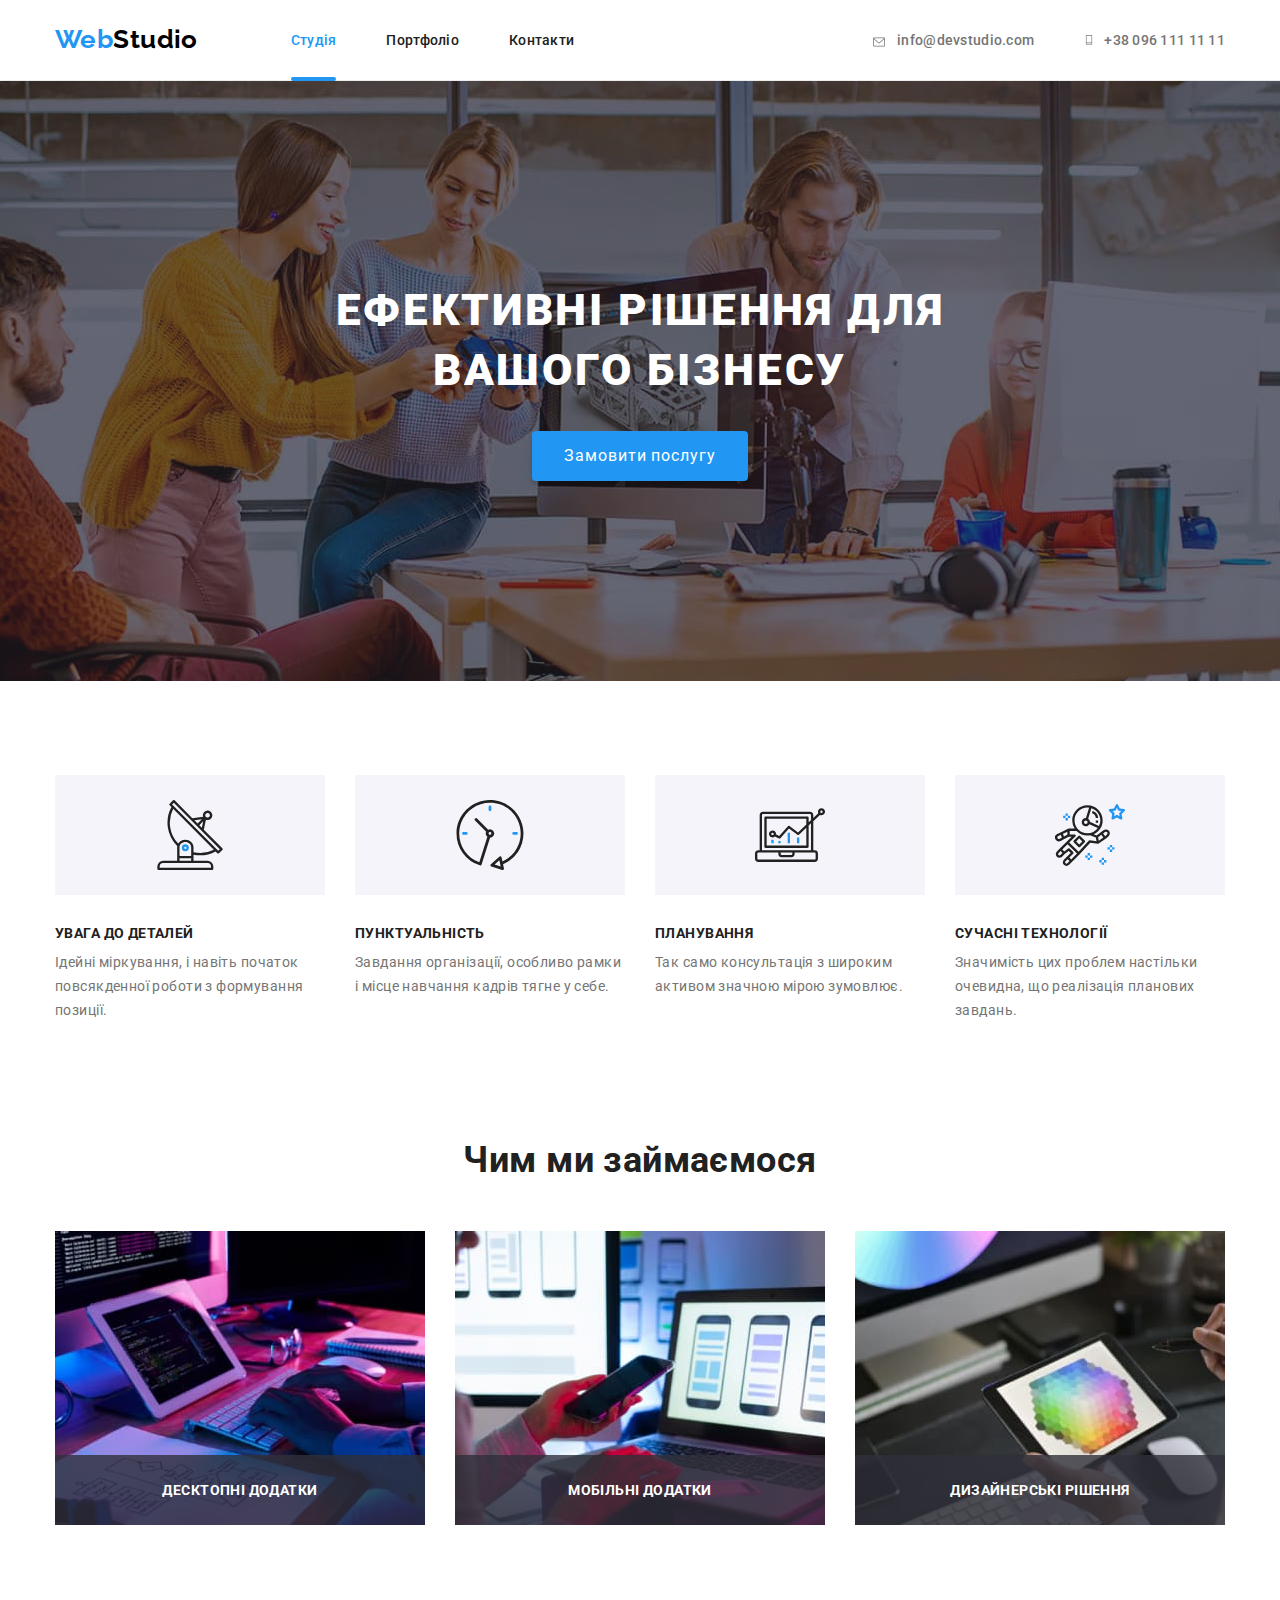
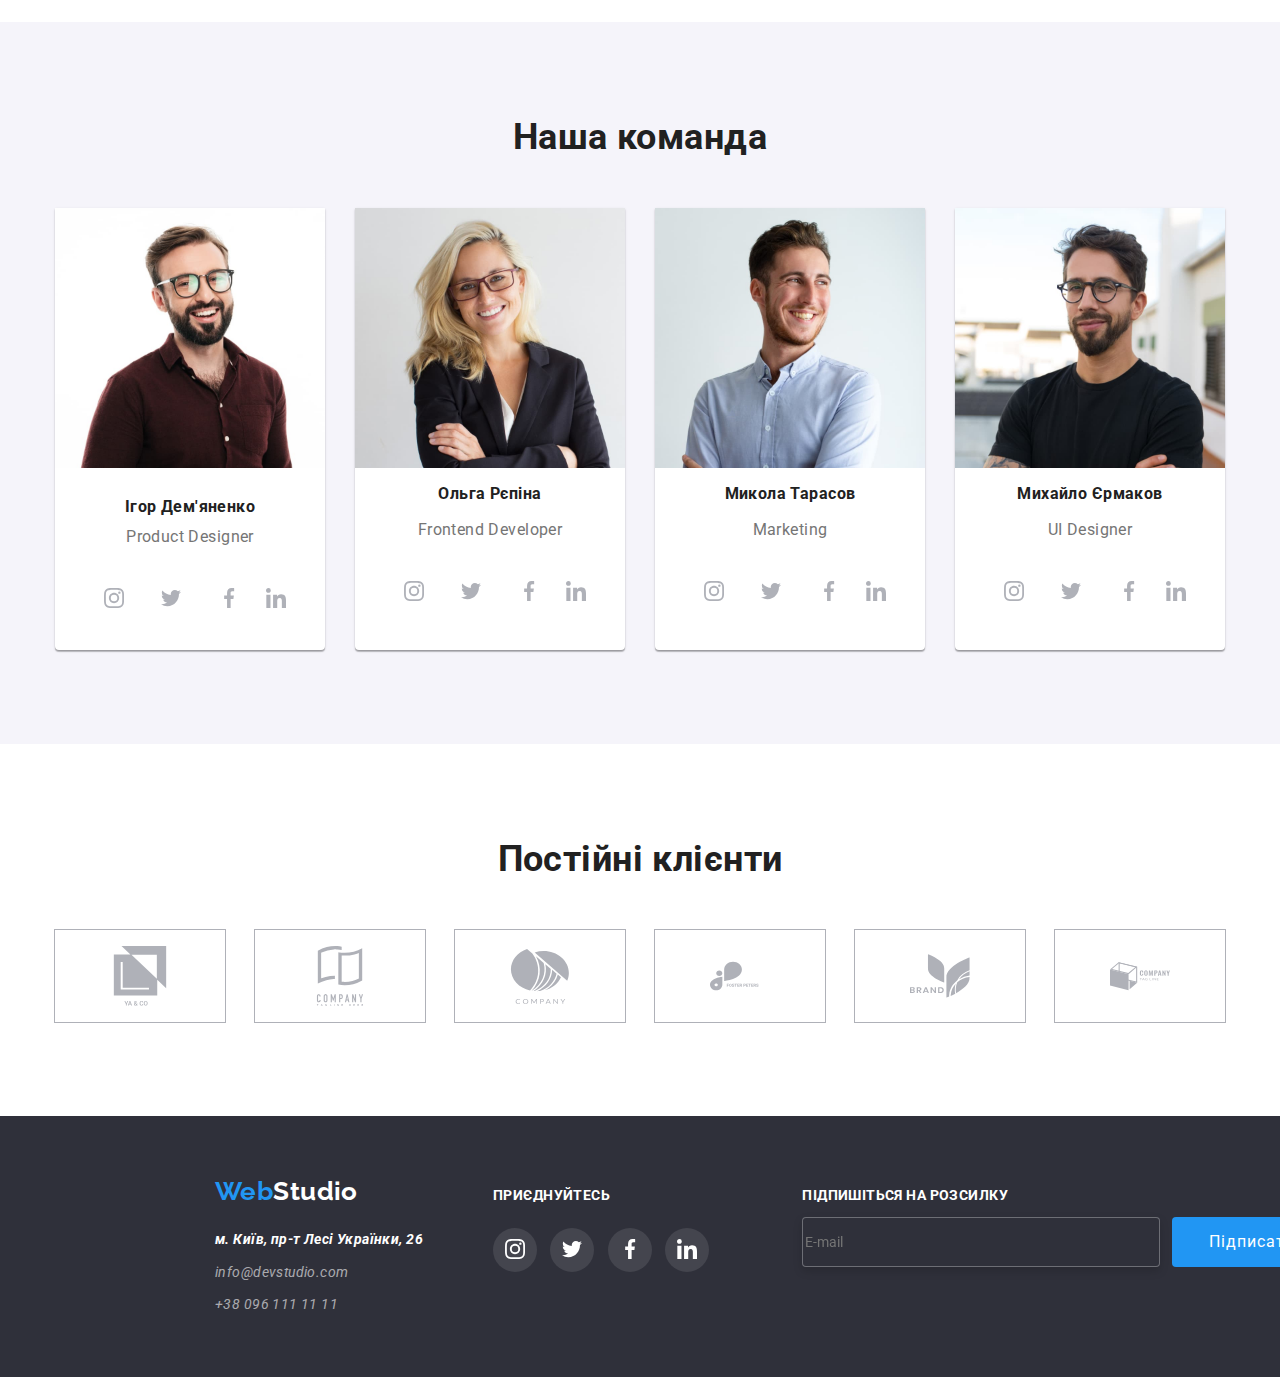
<file: index.html>
<!DOCTYPE html>
<html lang="uk">
  <head>
    <meta charset="UTF-8" />
    <meta http-equiv="X-UA-Compatible" content="IE=edge" />
    <meta name="viewport" content="width=, initial-scale=1.0" />
    <title>Студія</title>

    <link
      href="https://fonts.googleapis.com/css2?family=Raleway:wght@700&family=Roboto:wght@400;500;700;900&display=swap"
      rel="stylesheet"
    />
    <link
      rel="stylesheet"
      href="https://cdnjs.cloudflare.com/ajax/libs/modern-normalize/1.1.0/modern-normalize.min.css"
    />
    <link rel="stylesheet" href="./css/main.min.css" />
  </head>
  <body class="page">
    <header class="header">
      <div class="container">
        <div class="main-nav">
          <a href="https://denysabramets.github.io/goit-markup-hw-07/index.html" class="main-nav__logo">
            <span lang="en" class="main-nav main-nav--blue">Web</span>
            <span lang="en" class="main-nav main-nav--black">Studio</span>
          </a>
          
          <nav>
            <ul class="site-nav list">
              <li class=" site-nav__item"><a href="./index.html" class="site-nav__link site-nav__link--current">Студія</a></li>
              <li class=" site-nav__item"><a href="./portfolio.html" class="site-nav__link">Портфоліо</a></li>
              <li class=" site-nav__item"><a href="#" class="site-nav__link">Контакти</a></li>
            </ul>
          </nav>
          <ul class="link-nav list">
            <li class="link-nav__item " >
              
              <a href="mailto:info@devstudio.com" class="link-nav__link"><svg width="16px" height="12px" class="link-nav__icon-mail"><use href="./images/icon.svg#icon-mail"></use></svg>info@devstudio.com</a 
                
              >
            </li>
            <li class="link-nav__item ">
              <a href="tel:+380961111111" class="link-nav__link"><svg width="10px" height="16px" class="link-nav__icon-mail">
                <use href="./images/icon.svg#icon-Phone"></use>
              </svg>+38 096 111 11 11</a>
            </li>
          </ul>
        </div>
    </div>
    </header>
    <main>
      <section class="hero">
        <h1 class="hero__title">Ефективні рішення для <br> вашого бізнесу</h1>
        <button type="button" class="hero_button" data-modal-open>Замовити послугу</button>
        <div class="backdrop is-hidden container" data-modal >
          <div class="modal">
            
            <button type="button" class="modal__button" data-modal-close>
              <svg class="modal_icon" >
                <use href="./images/icon.svg#icon-close-black"></use>
              </svg>
            </button>
            <h2 class="modal__text">Залиште свої дані, ми вам передзвонимо</h2>
            <form class="form" autocomplete="off">
              <div class="form__backdrop">
                <label class="form__label" for="name">Ім'я</label>
                <input class="form__input" type="text" name="name" id="name">
                <svg class="form__icon" width="12px" height="12px">
                  <use href="./images/icon.svg#icon-name"></use>
                </svg>
              </div>
              <div class="form__backdrop">
                <label class="form__label" for="tel">Телефон</label>
                <input  class="form__input"type="tel" name="tel" id="tel" required >
                <svg class="form__icon" width="13px" height="13px"><use href="./images/icon.svg#icon-email"></use></svg>
              </div>
              <div class="form__backdrop">
                <label class="form__label"  for="email">Пошта</label>
                <input class="form__input"  type="email" name="email" id="email">
                <svg class="form__icon" width="15px" height="12px">
                  <use href="./images/icon.svg#icon-phone-modal"></use>
                </svg>
              </div>
              
            
              <div class="form__backdrop">
                <label class="form__label" for="comment">Коментар</label>
                <textarea class="form__textarea" name="comment" id="comment"  rows="10" placeholder="Введіть текст"></textarea>
              </div>
              <div class="checkbox">
                <input class="checkbox__input" type="checkbox" name="policy" id="policy" checked >
                <span  class="checkbox__icon-style"></span>
                <svg class="checkbox__icon" width="15px" height="15px">
                  <use href="./images/icon.svg#icon-icon-check"></use>
                </svg>
                <label class="checkbox__label" for="policy">Погоджуюся з розсилкою та приймаю <a class="checkbox__text" href="#">Умови договору</a> </label>
              </div>
              <button class="checkbox__button" type="submit">Відправити</button>

            </form>
          </div>
        </div>
      </section>
      
      

      <section class="section first">
        <h2 hidden class="visually-hidden">наші особливості</h2>
        <div class="container">
          
          <ul class="features list">
          <li class="features__box ">
            <div class="features__icon"><svg width="70px" height="70px">
              <use href="./images/icon.svg#icon-antenna"></use>
            </svg></div>
            <h3 class="features__title" >УВАГА ДО ДЕТАЛЕЙ</h3>
            <p class="features__text">
              Ідейні міркування, і навіть початок повсякденної роботи з
              формування позиції.
            </p>
          </li>
          <li class="features__box">
            <div class="features__icon"><svg width="70px" height="70px">
                <use href="./images/icon.svg#icon-clock"></use>
              </svg></div>
            <h3 class="features__title">ПУНКТУАЛЬНІСТЬ</h3>
            <p class="features__text">
              Завдання організації, особливо рамки і місце навчання кадрів тягне
              у себе.
            </p>
          </li>
          <li class="features__box ">
            <div class="features__icon"><svg width="70px" height="70px">
                <use href="./images/icon.svg#icon-diagram"></use>
              </svg></div>
            <h3 class="features__title">ПЛАНУВАННЯ</h3>
            <p class="features__text">
              Так само консультація з широким активом значною мірою зумовлює.
            </p>
          </li>
          <li class="features__box ">
            <div class="features__icon"><svg width="70px" height="70px">
                <use href="./images/icon.svg#icon-astronaut"></use>
              </svg></div>
            <h3 class="features__title">СУЧАСНІ ТЕХНОЛОГІЇ</h3>
            <p class="features__text">
              Значимість цих проблем настільки очевидна, що реалізація планових
              завдань.
            </p>
          </li>
        </ul></div>
      </section>
      
      <section class="section ">
        <div class="container">
          <h2 class="container__title">Чим ми займаємося</h2>
          <div class="box">
            <div class="box__overlay">
              <img class="box__pic" src="./images/box7.jpg" alt="робота за планшетом" width="370" height="294" />
              <div class="box__text">Десктопні додатки</div>
            </div>
          
          <div class="box__overlay">
            <img class="box__pic" src="./images/box6.jpg" alt="робота за планшетом" width="370" height="294" />
            <div class="box__text">Мобільні додатки</div>
          </div>
          <div class="box__overlay">
            <img class="box__pic" src="./images/box5.jpg" alt="робота за планшетом" width="370" height="294" />
            <div class="box__text">Дизайнерські рішення</div>
          </div></div>
        </div>
      </section>
      <section class="section last">
    
        <div class="container">
          <h2 class="container__title">Наша команда</h2>
          <ul class="team list">
          <li class="team__item">
            <img class="team__pic" src="./images/box4.jpg" alt="людина яка працює в компаніЇ" width="270" height="260"/>
            <h3 class="team_name">Ігор Дем'яненко</h3>
            <p lang="en" class="team__text">Product Designer</p>
            <div >
              <ul class="list">
                <li class="icon">
                  <a  class="icon__link" href="https://www.instagram.com/" target="blank" rel="noreferrer noopener">
                  <svg class="icon__sprite" width="20px" height="20px">
                  <use href="./images/icon.svg#icon-instagram"></use>
                </svg></a></li>
                <li class="icon">
                  <a class="icon__link" href="https://twitter.com/" target="blank" rel="noreferrer noopener">
                    <svg class="icon__sprite" width="20px" height="20px">
                      <use href="./images/icon.svg#icon-twitter"></use>
                    </svg></a>
                </li>
                <li class="icon">
                  <a class="icon__link" href="https://www.facebook.com/" target="blank" rel="noreferrer noopener">
                  <svg class="icon__sprite" width="20px" height="20px">
                    <use href="./images/icon.svg#icon-facebook"></use>
                  </svg></a></li>
                <li class="icon">
                  <a class="icon__link" href="https://www.linkedin.com/" target="blank" rel="noreferrer noopener">
                  <svg class="icon__sprite" width="20px" height="20px">
                    <use href="./images/icon.svg#icon-linkedin"></use>
                  </svg></a></li>
              </ul>
              
              
            </div>
          </li>
          <li class="team__item">
            <img class="team__pic" src="./images/box3.jpg" alt="людина яка працює в компаніЇ" width="270" height="260"/>
            <h3 class="team__name">Ольга Рєпіна</h3>
            <p lang="en" class="team__text">Frontend Developer</p>
            <div>
              <ul class=" list">
                <li class="icon">
                  <a class="icon__link" href="https://www.instagram.com/" target="blank" rel="noreferrer noopener">
                    <svg class="icon__sprite" width="20px" height="20px">
                      <use href="./images/icon.svg#icon-instagram"></use>
                    </svg></a>
                </li>
                <li class="icon">
                  <a class="icon__link" href="https://twitter.com/" target="blank" rel="noreferrer noopener">
                    <svg class="icon__sprite" width="20px" height="20px">
                      <use href="./images/icon.svg#icon-twitter"></use>
                    </svg></a>
                  
                </li>
                <li class="icon"><a class="icon__link" href="https://www.facebook.com/" target="blank" rel="noreferrer noopener">
                    <svg class="icon__sprite" width="20px" height="20px">
                      <use href="./images/icon.svg#icon-facebook"></use>
                    </svg></a></li>
                <li class="icon"><a class="icon__link" href="https://www.linkedin.com/" target="blank" rel="noreferrer noopener">
                    <svg class="icon__sprite" width="20px" height="20px">
                      <use href="./images/icon.svg#icon-linkedin"></use>
                    </svg></a></li>
              </ul>
            
            
            </div>
          </li>
          <li class="team__item">
            <img class="team__pic" src="./images/box2.jpg" alt="людина яка працює в компаніЇ" width="270" height="260"/>
            <h3 class="team__name">Микола Тарасов</h3>
            <p lang="en" class="team__text">Marketing</p>
            <div>
              <ul class=" list">
                <li class="icon">
                  <a class="icon__link" href="https://www.instagram.com/" target="blank" rel="noreferrer noopener">
                    <svg class="icon__sprite" width="20px" height="20px">
                      <use href="./images/icon.svg#icon-instagram"></use>
                    </svg></a>
                </li>
                <li class="icon">
                  <a class="icon__link" href="https://twitter.com/" target="blank" rel="noreferrer noopener">
                    <svg class="icon__sprite" width="20px" height="20px">
                      <use href="./images/icon.svg#icon-twitter"></use>
                    </svg></a>
                  
                </li>
                <li class="icon"><a class="icon__link" href="https://www.facebook.com/" target="blank" rel="noreferrer noopener">
                    <svg class="icon__sprite" width="20px" height="20px">
                      <use href="./images/icon.svg#icon-facebook"></use>
                    </svg></a></li>
                <li class="icon"><a class="icon__link" href="https://www.linkedin.com/" target="blank" rel="noreferrer noopener">
                    <svg class="icon__sprite" width="20px" height="20px">
                      <use href="./images/icon.svg#icon-linkedin"></use>
                    </svg></a></li>
              </ul>
            
            
            </div>
          </li>
          <li class="team__item">
            <img class="team__pic" src="./images/box1.jpg" alt="людина яка працює в компаніЇ" width="270" height="260"/>
            <h3 class="team__name">Михайло Єрмаков</h3>
            <p lang="en" class="team__text">UI Designer</p>
            <div>
              <ul class=" list">
                <li class="icon">
                  <a class="icon__link" href="https://www.instagram.com/" target="_blank" rel="noreferrer noopener">
                    <svg class="icon__sprite" width="20px" height="20px">
                      <use href="./images/icon.svg#icon-instagram"></use>
                    </svg></a>
                </li>
                <li class="icon">
                  <a class="icon__link" href="https://twitter.com/" target="_blank" rel="noreferrer noopener">
                    <svg class="icon__sprite" width="20px" height="20px">
                      <use href="./images/icon.svg#icon-twitter"></use>
                    </svg></a>
                  
                </li>
                <li class="icon"><a class="icon__link" href="https://www.facebook.com/" target="_blank" rel="noreferrer noopener">
                    <svg class="icon__sprite" width="20px" height="20px">
                      <use href="./images/icon.svg#icon-facebook"></use>
                    </svg></a></li>
                <li class="icon"><a class="icon__link" href="https://www.linkedin.com/" target="_blank" rel="noreferrer noopener">
                    <svg class="icon__sprite" width="20px" height="20px">
                      <use href="./images/icon.svg#icon-linkedin"></use>
                    </svg></a></li>
              </ul>
            
            
            </div>
          </li>
        </ul>
      </div>
      </section>
      <section class="section">
        <div class="container">
          <h2 class="container__title">Постійні клієнти</h2>
          <ul class="clients list">
            <li class="clients__link" >
                <a class="clients__sprite" href="#" target="_blank" rel="noopener no referrer"><svg width="106px" height="60px">
                    <use href="./images/icon.svg#icon-ya-co"></use>
                  </svg>
                </a>
              
            </li>
            <li class="clients__link" >
              <a  class="clients__sprite" href="#" target="_blank" rel="noopener no referrer"><svg width="106px" height="60px">
                  <use href="./images/icon.svg#icon-company-tegline"></use>
                </svg>
              </a>
            </li>
            <li class="clients__link" >
              <a class="clients__sprite" href="#" target="_blank" rel="noopener no referrer"><svg width="106px" height="60px">
                  <use href="./images/icon.svg#icon-company"></use>
                </svg>
              </a>
            </li>
            <li class="clients__link" >
              <a class="clients__sprite" href="#" target="_blank" rel="noopener no referrer"><svg width="106px" height="60px">
                  <use href="./images/icon.svg#icon-foster"></use>
                </svg>
              </a>
            </li>
            <li class="clients__link" >
              <a class="clients__sprite" href="#" target="_blank" rel="noopener no referrer"><svg width="106px" height="60px">
                  <use href="./images/icon.svg#icon-brand"></use>
                </svg>
              </a>
            </li>
            <li class="clients__link" >
              <a class="clients__sprite" href="#" target="_blank" rel="noopener no referrer"><svg width="106px" height="60px">
                  <use href="./images/icon.svg#icon-cube"></use>
                </svg>
              </a> 
            </li>
          </ul>

        </div>
      </section>
    </main>
    <footer class="footer">
      <div class="container">
        <div class="thumb">
          <div class="footer-adress">
            <div class="footer-adress__link"><a href="https://denysabramets.github.io/goit-markup-hw-02/index.html" class="footer-adress_logo">
                <span lang="en" class="footer-adress footer-adress--blue">Web</span>
                <span lang="en" class="footer-adress footer-adress--white">Studio</span>
              </a></div>
            <address class="address">
              <ul class="address__nav list">
                <li class="address__item">
                  <a href="https://goo.gl/maps/JBx5iPBna97AmBD86" target="_blank" rel="noopener noreferrer noflow"
                    class="address__maps">м. Київ, пр-т Лесі Українки, 26</a>
                </li>
                <li class="address__list">
                  <a href="mailto:info@devstudio.com" class="address__text">info@devstudio.com</a>
                </li>
                <li class="address__list">
                  <a href="tel:+380961111111" class="address__text">+38 096 111 11 11</a>
                </li>
              </ul>
            </address>
          </div>
          <div class="breadcrumbs">
            <h2 class="breadcrumbs__title">Приєднуйтесь</h2>
            <ul class="list">
              <li class="breadcrumbs__display">
                <a class="breadcrumbs__link" href="https://www.instagram.com/" target="_blank" rel="noreferrer noopener">
                  <svg class="breadcrumbs__icon" width="20px" height="20px">
                    <use href="./images/icon.svg#icon-instagram"></use>
                  </svg></a>
              </li>
              <li class="breadcrumbs__display">
                <a class="breadcrumbs__link" href="https://twitter.com/" target="_blank" rel="noreferrer noopener">
                  <svg class="breadcrumbs__icon" width="20px" height="20px">
                    <use href="./images/icon.svg#icon-twitter"></use>
                  </svg></a>
                
              </li>
              <li class="breadcrumbs__display"><a class="breadcrumbs__link" href="https://www.facebook.com/" target="_blank"
                  rel="noreferrer noopener">
                  <svg class="breadcrumbs__icon" width="20px" height="20px">
                    <use href="./images/icon.svg#icon-facebook"></use>
                  </svg></a></li>
              <li class="breadcrumbs__display"><a class="breadcrumbs__link" href="https://www.linkedin.com/" target="_blank"
                  rel="noreferrer noopener">
                  <svg class="breadcrumbs__icon" width="20px" height="20px">
                    <use href="./images/icon.svg#icon-linkedin"></use>
                  </svg></a></li>
            </ul>
          
          
          </div>
          <div class="aside">
            <h2 class="aside__title">Підпишіться на розсилку</h2>
            <form autocomplete="off" >
                <div class="aside__mail"><label for="email"></label>
                  <input class="aside__input" type="email" name="email" placeholder="E-mail" required >
                  <button class="aside__button" type="submit">
                    Підписатися <svg class="aside__icon" width="24px" height="24px">
                      <use href="./images/icon.svg#icon-footer-telegram"></use>
                    </svg>
                  </button>
                </div>
                </form>
                </div>
                
                
                
                
              </div>

    
    </div>
      
    </footer>
    <script>
      const { height: pageHeaderHeight } = document
        .querySelector(".page-header")
        .getBoundingClientRect();

      document.body.style.paddingTop = `${pageHeaderHeight}px`;
    </script>

    <script src="./js/modal.js"></script>
  </body>
</html>
</file>
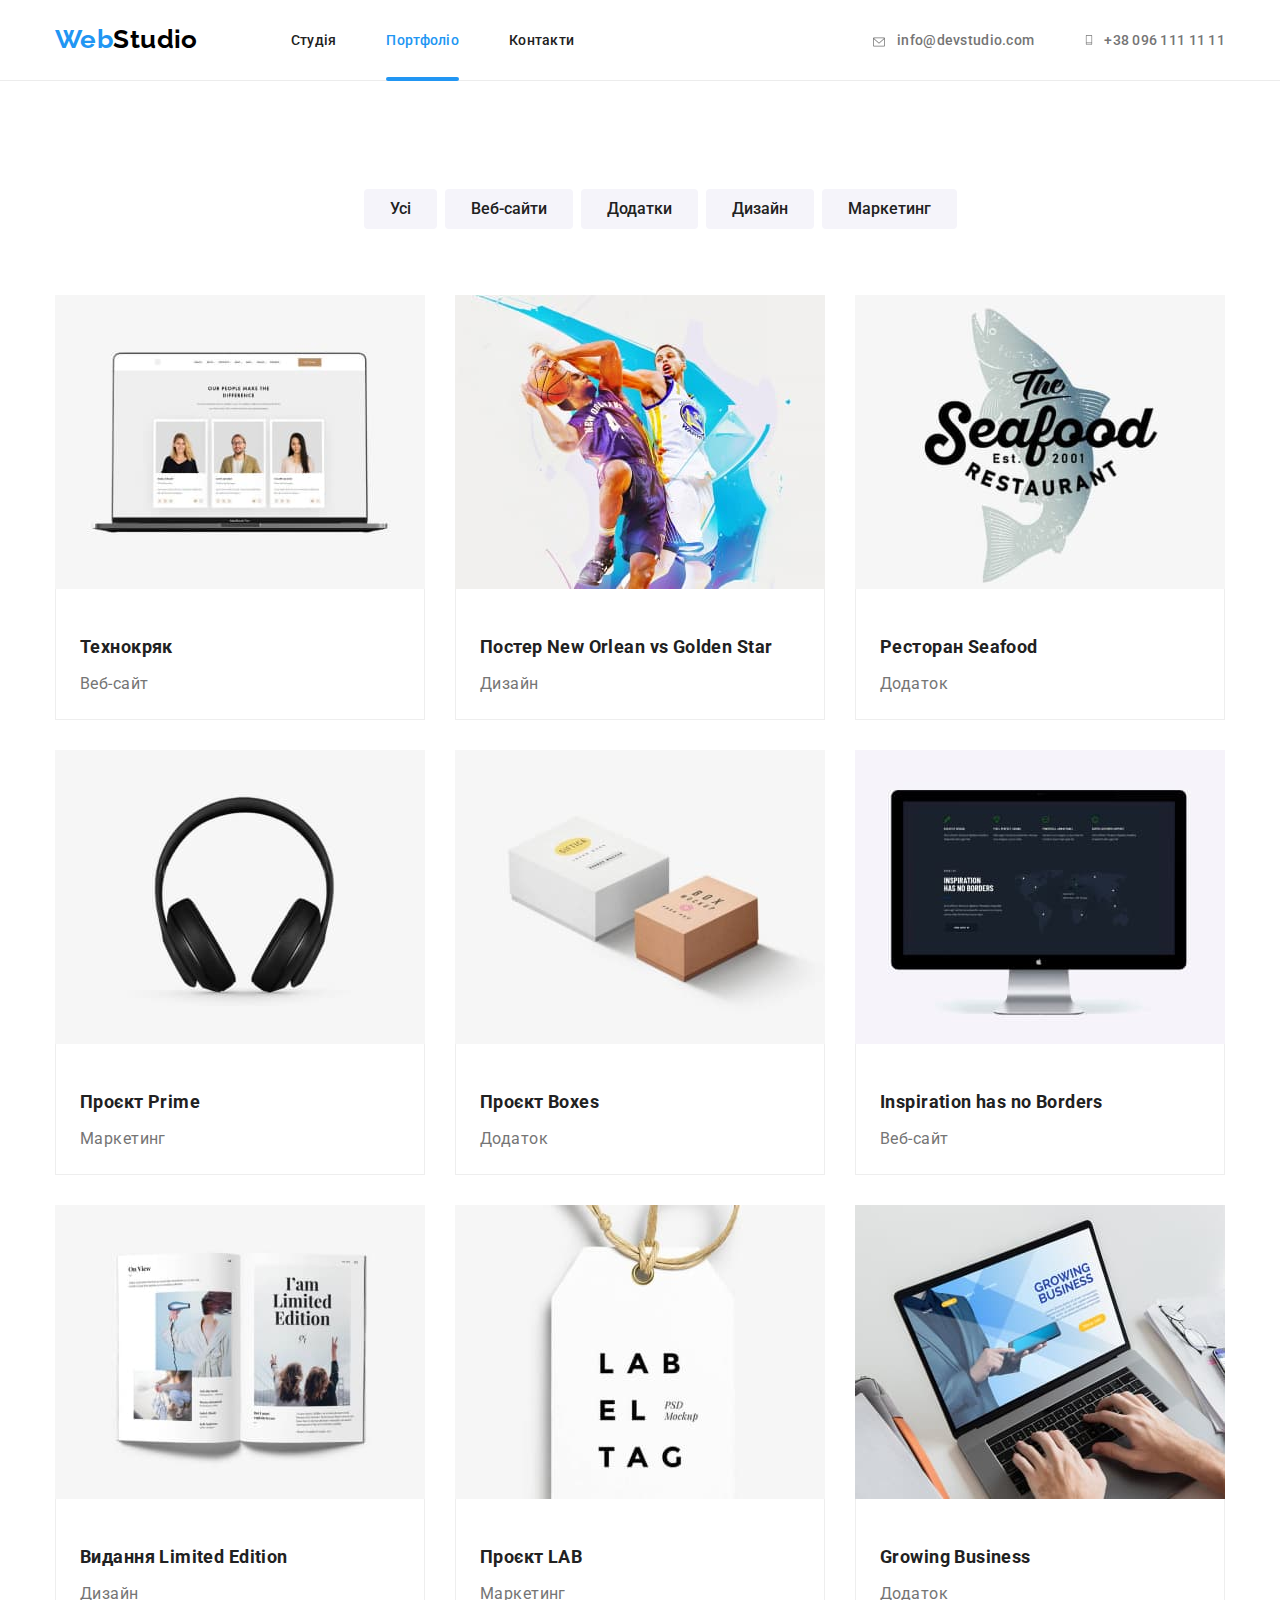
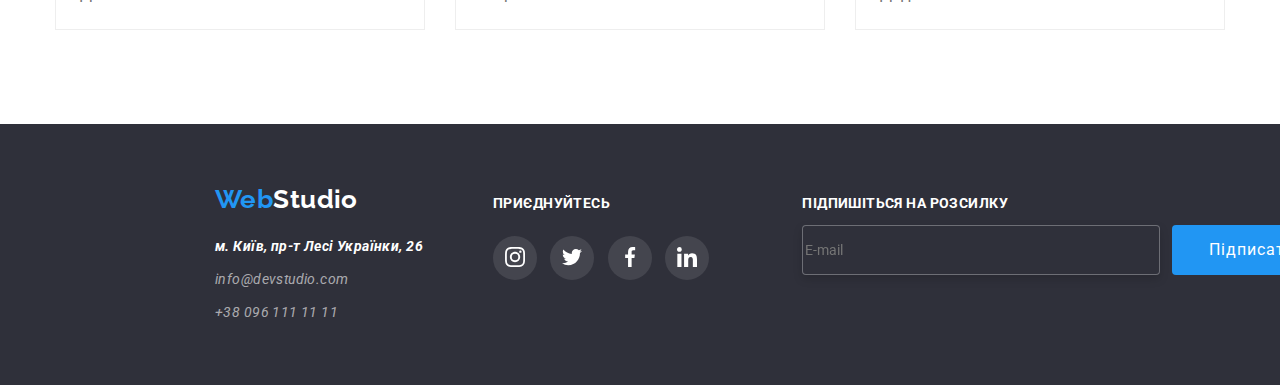
<file: portfolio.html>
<!DOCTYPE html>
<html lang="uk">
  <head>
    <meta charset="UTF-8" />
    <meta http-equiv="X-UA-Compatible" content="IE=edge" />
    <meta name="viewport" content="width=device-width, initial-scale=1.0" />
    <title>Портфоліо</title>
    
    <link
      href="https://fonts.googleapis.com/css2?family=Raleway:wght@700&family=Roboto:wght@400;500;700;900&display=swap"
      rel="stylesheet"
    />
    <link
      rel="stylesheet"
      href="https://cdnjs.cloudflare.com/ajax/libs/modern-normalize/1.1.0/modern-normalize.min.css"
    />
    <link rel="stylesheet" href="./css/main.min.css" />
    
  </head>
  <body class="page">
    <header class="header">
      <div class="container">
        <div class="main-nav">
          <a href="https://denysabramets.github.io/goit-markup-hw-07/index.html" class="main-nav__logo">
            <span lang="en" class="main-nav main-nav--blue">Web</span>
            <span lang="en" class="main-nav main-nav--black">Studio</span>
          </a>
        
          <nav>
            <ul class="site-nav list">
              <li class=" site-nav__item"><a href="./index.html" class="site-nav__link">Студія</a></li>
              <li class=" site-nav__item"><a href="./portfolio.html" class="site-nav__link site-nav__link--current">Портфоліо</a></li>
              <li class=" site-nav__item"><a href="#" class="site-nav__link">Контакти</a></li>
            </ul>
          </nav>
          <ul class="link-nav list">
            <li class="link-nav__item ">
        
              <a href="mailto:info@devstudio.com" class="link-nav__link"><svg width="16px" height="12px"
                  class="link-nav__icon-mail">
                  <use href="./images/icon.svg#icon-mail"></use>
                </svg>info@devstudio.com</a>
            </li>
            <li class="link-nav__item ">
              <a href="tel:+380961111111" class="link-nav__link"><svg width="10px" height="16px" class="link-nav__icon-mail">
                  <use href="./images/icon.svg#icon-Phone"></use>
                </svg>+38 096 111 11 11</a>
            </li>
          </ul>
        </div>
    </div>
    </header>
    <main>
      <section class=" section ">
        <div class="container">
        <h1 hidden class="visually-hidden">Фільтри</h1>
        <ul class="filters ">
          <li class="filters__box"><button type="button" class="filters__button">Усі</button></li>
          <li class="filters__box"><button type="button" class="filters__button">Веб-сайти</button></li>
          <li class="filters__box"><button type="button" class="filters__button">Додатки</button></li>
          <li class="filters__box"><button type="button" class="filters__button">Дизайн</button></li>
          <li class="filters__box"><button type="button" class="filters__button">Маркетинг</button></li>
        </ul>
      
          <ul class="gallery list">
            <li class="gallery__card">
               <a href=""  class="gallery__link">
                <div class="gallery__overlay">
                    <img class="gallery__pic"  src="./images/photo1.jpg" alt="відкритий ноутбук із сторінкою" width="370" />
                    <div class="gallery__text"><p class="gallery__desk">Ресурс пропонує комплексні пропозиції з різним рівнем функціоналу та сервісів. Все це дозволить відвідувачу отримати
                      вичерпні відомості про компанію чи приватну особу</p></div>
                    
                  </div>
                
                <div class="gallery__meta">
                  <h2 class="gallery__title">Технокряк</h2>
                <p class="gallery__item">Веб-сайт</p></div>
              </a>
            </li>
            <li class="gallery__card">
              <div >
                <a href=""  class="gallery__link">
                <div class="gallery__overlay"><img class="gallery__pic" src="./images/photo2.jpg" alt="два гравця іграють у баскетбол" width="370" />
                  <div class="gallery__text"><p class="gallery__desk">Ресурс пропонує комплексні пропозиції з різним рівнем функціоналу та сервісів. Все це дозволить відвідувачу отримати
                    вичерпні відомості про компанію чи приватну особу</p></div>

                </div>
                
                <div class="gallery__meta">
                <h2 class="gallery__title" lang="en">Постер New Orlean vs Golden Star</h2>
                <p class="gallery__item">Дизайн</p></div>
              </a></div>
            </li>
            <li class="gallery__card">
              <div ><a href=""  class="gallery__link">
                <div class="gallery__overlay"><img class="gallery__pic" src="./images/photo3.jpg" alt="лого" width="370" />
                  <div class="gallery__text"><p class="gallery__desk">Ресурс пропонує комплексні пропозиції з різним рівнем функціоналу та сервісів. Все це дозволить відвідувачу отримати
                    вичерпні відомості про компанію чи приватну особу</p></div>
                </div>
                
                <div class="gallery__meta"><h2 class="gallery__title" lang="en">Ресторан Seafood</h2>
                <p class="gallery__item">Додаток</p></div>
              </a></div>
            </li>
            <li class="gallery__card">
              
              <div ><a href=""  class="gallery__link">
                <div class="gallery__overlay">
                  <img class="gallery__pic" src="./images/photo4.jpg" alt="навушники" width="370" />
                  <div class="gallery__text"><p class="gallery__desk">Ресурс пропонує комплексні пропозиції з різним рівнем функціоналу та сервісів. Все це дозволить відвідувачу отримати
                    вичерпні відомості про компанію чи приватну особу</p></div></div>
                <div class="gallery__meta"><h2 class="gallery__title" lang="en">Проєкт Prime</h2>
                <p class="gallery__item">Маркетинг</p></div>
              </a></div>
            </li>
            <li class="gallery__card"> 
              <div ><a href=""  class="gallery__link">
                <div class="gallery__overlay">
                  <img class="gallery__pic" src="./images/photo5.jpg" alt="навушники" width="370" />
                  <div class="gallery__text"><p class="gallery__desk">Ресурс пропонує комплексні пропозиції з різним рівнем функціоналу та сервісів. Все це дозволить відвідувачу отримати
                    вичерпні відомості про компанію чи приватну особу</p></div>
              </div>
                <div class="gallery__meta"><h2 class="gallery__title" lang="en">Проєкт Boxes</h2>
                <p class="gallery__item">Додаток</p></div>
              </a></div>
            </li>
            <li class="gallery__card">
              <div ><a href="" class="gallery__link">
                <div class="gallery__overlay">
                  <img class="gallery__pic" src="./images/photo6.jpg" alt="дві коробки" width="370" />
                  <div class="gallery__text"><p class="gallery__desk">Ресурс пропонує комплексні пропозиції з різним рівнем функціоналу та сервісів. Все це дозволить відвідувачу отримати
                    вичерпні відомості про компанію чи приватну особу</p></div>

                </div>

                <div class="gallery__meta"><h2 class="gallery__title" lang="en">Inspiration has no Borders</h2>
                <p class="gallery__item">Веб-сайт</p></div>
              </a></div>
            </li>
            <li class="gallery__card">
              <div ><a href=""  class="gallery__link">
                <div class="gallery__overlay">
                  <img class="gallery__pic" src="./images/photo7.jpg" alt="книга" width="370" />
                  <div class="gallery__text"><p class="gallery__desk">Ресурс пропонує комплексні пропозиції з різним рівнем функціоналу та сервісів. Все це дозволить відвідувачу отримати
                    вичерпні відомості про компанію чи приватну особу</p></div>

                </div>
                <div class="gallery__meta"><h2 class="gallery__title" lang="en">Видання Limited Edition</h2>
                <p class="gallery__item">Дизайн</p></div>
              </a></div>
            </li>
            <li class="gallery__card">
              <div ><a href="" class="gallery__link">
                <div class="gallery__overlay">
                  <img class="gallery__pic" src="./images/photo8.jpg" alt="лого компаніЇ" width="370" />
                  <div class="gallery__text"><p class="gallery__desk">Ресурс пропонує комплексні пропозиції з різним рівнем функціоналу та сервісів. Все це дозволить відвідувачу отримати
                    вичерпні відомості про компанію чи приватну особу</p></div>

                </div>
                <div class="gallery__meta"><h2 class="gallery__title" lang="en">Проєкт LAB</h2>
                <p class="gallery__item">Маркетинг</p></div>
              </a></div>
            </li>
            <li class="gallery__card">
              <div ><a href="" class="gallery__link">
                <div class="gallery__overlay">
                  <img class="gallery__pic" src="./images/photo9.jpg" alt="ноутбук і лого компаніЇ" width="370" />
                  <div class="gallery__text"><p class="gallery__desk">Ресурс пропонує комплексні пропозиції з різним рівнем функціоналу та сервісів. Все це дозволить відвідувачу отримати
                    вичерпні відомості про компанію чи приватну особу</p></div>

                </div>
                <div class="gallery__meta"><h2 class="gallery__title" lang="en">Growing Business</h2>
                <p class="gallery__item">Додаток</p></div>
              </a></div>
            </li>
          </ul>
          </div>
        
      
      </section>
    </main>

    <footer class="footer">
      <div class="container">
        <div class="thumb">
          <div class="footer-adress">
            <div class="footer-adress__link"><a href="https://denysabramets.github.io/goit-markup-hw-02/index.html"
                class="footer-adress_logo">
                <span lang="en" class="footer-adress footer-adress--blue">Web</span>
                <span lang="en" class="footer-adress footer-adress--white">Studio</span>
              </a></div>
            <address class="address">
              <ul class="address__nav list">
                <li class="address__item">
                  <a href="https://goo.gl/maps/JBx5iPBna97AmBD86" target="_blank" rel="noopener noreferrer noflow"
                    class="address__maps">м. Київ, пр-т Лесі Українки, 26</a>
                </li>
                <li class="address__list">
                  <a href="mailto:info@devstudio.com" class="address__text">info@devstudio.com</a>
                </li>
                <li class="address__list">
                  <a href="tel:+380961111111" class="address__text">+38 096 111 11 11</a>
                </li>
              </ul>
            </address>
          </div>
          <div class="breadcrumbs">
            <h2 class="breadcrumbs__title">Приєднуйтесь</h2>
            <ul class="list">
              <li class="breadcrumbs__display">
                <a class="breadcrumbs__link" href="https://www.instagram.com/" target="_blank" rel="noreferrer noopener">
                  <svg class="breadcrumbs__icon" width="20px" height="20px">
                    <use href="./images/icon.svg#icon-instagram"></use>
                  </svg></a>
              </li>
              <li class="breadcrumbs__display">
                <a class="breadcrumbs__link" href="https://twitter.com/" target="_blank" rel="noreferrer noopener">
                  <svg class="breadcrumbs__icon" width="20px" height="20px">
                    <use href="./images/icon.svg#icon-twitter"></use>
                  </svg></a>
    
              </li>
              <li class="breadcrumbs__display"><a class="breadcrumbs__link" href="https://www.facebook.com/" target="_blank"
                  rel="noreferrer noopener">
                  <svg class="breadcrumbs__icon" width="20px" height="20px">
                    <use href="./images/icon.svg#icon-facebook"></use>
                  </svg></a></li>
              <li class="breadcrumbs__display"><a class="breadcrumbs__link" href="https://www.linkedin.com/" target="_blank"
                  rel="noreferrer noopener">
                  <svg class="breadcrumbs__icon" width="20px" height="20px">
                    <use href="./images/icon.svg#icon-linkedin"></use>
                  </svg></a></li>
            </ul>
    
    
          </div>
          <div class="aside">
            <h2 class="aside__title">Підпишіться на розсилку</h2>
            <form autocomplete="off">
              <div class="aside__mail"><label for="email"></label>
                <input class="aside__input" type="email" name="email" placeholder="E-mail" required>
                <button class="aside__button" type="submit">
                  Підписатися <svg class="aside__icon" width="24px" height="24px">
                    <use href="./images/icon.svg#icon-footer-telegram"></use>
                  </svg>
                </button>
              </div>
            </form>
          </div>
    
    
    
    
        </div>
    
    
      </div>
    
    </footer>
  </body>
</html>
</file>
<file: css/main.min.css>
:root{--primary-text-color: #212121;--title-text-color: #757575;--white-color: #ffffff;--blue-color: #2196f3;--black-color: #000000;--address-text-color: rgba(255, 255, 255, 0.6);--primary-background: #f5f5f5;--secondary-background: #2f303a;--section-background: #f5f4fa}.page{background-color:var(--white-color);color:var(--primary-text-color);font-family:Roboto,sans-serif;font-weight:700;letter-spacing:.03em;font-size:14px}.hero_button{background-color:var(--blue-color);color:var(--white-color);cursor:pointer;font-family:inherit;font-size:16px;line-height:1.88;letter-spacing:.06em;border:0;-webkit-box-shadow:0px 4px 4px rgba(0,0,0,.15);box-shadow:0px 4px 4px rgba(0,0,0,.15);border-radius:4px;padding:10px 32px;display:inline-block;min-width:216px;text-align:center}.filters{display:-webkit-box;display:-ms-flexbox;display:flex;-webkit-box-pack:center;-ms-flex-pack:center;justify-content:center;margin-bottom:66px;list-style:none}.filters__box:not(:first-child){margin-left:8px}.filters__button{background-color:var(--section-background);color:var(--primary-text-color);cursor:pointer;font-weight:500;font-size:16px;line-height:1.62;border:1px solid rgba(0,0,0,0);border-radius:4px;padding:6px 25px;display:inline-block;text-align:center;-webkit-transition:-webkit-box-shadow 250ms cubic-bezier(0.4, 0, 0.2, 1);transition:-webkit-box-shadow 250ms cubic-bezier(0.4, 0, 0.2, 1);transition:box-shadow 250ms cubic-bezier(0.4, 0, 0.2, 1);transition:box-shadow 250ms cubic-bezier(0.4, 0, 0.2, 1), -webkit-box-shadow 250ms cubic-bezier(0.4, 0, 0.2, 1);-webkit-transition:color 250ms cubic-bezier(0.4, 0, 0.2, 1);transition:color 250ms cubic-bezier(0.4, 0, 0.2, 1);-webkit-transition:background-color 250ms cubic-bezier(0.4, 0, 0.2, 1);transition:background-color 250ms cubic-bezier(0.4, 0, 0.2, 1)}.filters__button:hover,.filters__button:focus{color:var(--white-color);-webkit-box-shadow:0px 3px 1px rgba(0,0,0,.1),0px 1px 2px rgba(0,0,0,.08),0px 2px 2px rgba(0,0,0,.12);box-shadow:0px 3px 1px rgba(0,0,0,.1),0px 1px 2px rgba(0,0,0,.08),0px 2px 2px rgba(0,0,0,.12);background-color:var(--blue-color)}.filters__button:active,.hero__button:active{color:tomato}.checkbox__text{-webkit-text-decoration:-1px underline;text-decoration:-1px underline;margin-left:7px;color:var(--blue-color)}.checkbox{display:-webkit-box;display:-ms-flexbox;display:flex;-webkit-box-align:center;-ms-flex-align:center;align-items:center;font-weight:400;font-size:14px;line-height:1.7142857143;letter-spacing:.03em;color:var(--title-text-color);margin-right:40px;margin-left:40px;width:425px;height:24px;margin-top:20px;margin-bottom:30px}.checkbox__input{display:block;position:absolute;width:1px;height:1px;margin:-1px;border:0;padding:0;clip:rect(0 0 0 0);overflow:hidden}.checkbox__icon{display:inline-block;width:16px;height:15px;margin-right:9px;opacity:1}.checkbox__icon-style{position:absolute;display:inline-block;width:16px;height:15px;border:2px solid var(--primary-text-color);border-radius:4px;margin-right:9px;opacity:0}.checkbox__input:checked~.checkbox__icon{opacity:0}.checkbox__input:checked~.checkbox__icon-style{opacity:1}.form__backdrop{display:block;position:relative}.form__label{display:block;font-weight:400;font-size:12px;line-height:1.1666666667;letter-spacing:.01em;color:#757575;margin-bottom:4px;padding-left:40px;text-align:start}.form__input{display:inline-block;cursor:pointer;margin-right:40px;margin-left:40px;width:448px;height:40px;border:1px solid rgba(33,33,33,.2);border-radius:4px;margin-bottom:10px;-webkit-transition:-webkit-box-shadow 250ms cubic-bezier(0.4, 0, 0.2, 1);transition:-webkit-box-shadow 250ms cubic-bezier(0.4, 0, 0.2, 1);transition:box-shadow 250ms cubic-bezier(0.4, 0, 0.2, 1);transition:box-shadow 250ms cubic-bezier(0.4, 0, 0.2, 1), -webkit-box-shadow 250ms cubic-bezier(0.4, 0, 0.2, 1);-webkit-transition:border-color 250ms cubic-bezier(0.4, 0, 0.2, 1);transition:border-color 250ms cubic-bezier(0.4, 0, 0.2, 1);-webkit-transition:outline 250ms cubic-bezier(0.4, 0, 0.2, 1);transition:outline 250ms cubic-bezier(0.4, 0, 0.2, 1);padding-left:40px}.form__textarea{resize:none;width:448px;height:138px}.checkbox__button{margin-bottom:40px;background-color:var(--blue-color);color:var(--white-color);width:200px;height:50px;padding:10px 52px;font-weight:700;font-size:16px;line-height:1.88;cursor:pointer;border:none;border-radius:4px;letter-spacing:.06em}.checkbox__button:active{color:red}.modal__text{padding-bottom:12px;font-size:20px;line-height:1.15;letter-spacing:.03em;margin:0;color:var(--primary-text-color)}.form__textarea::-webkit-input-placeholder{font-weight:400;font-size:12px;line-height:1.1666666667;letter-spacing:.01em;color:rgba(117,117,117,.5)}.form__textarea::-moz-placeholder{font-weight:400;font-size:12px;line-height:1.1666666667;letter-spacing:.01em;color:rgba(117,117,117,.5)}.form__textarea:-ms-input-placeholder{font-weight:400;font-size:12px;line-height:1.1666666667;letter-spacing:.01em;color:rgba(117,117,117,.5)}.form__textarea::-ms-input-placeholder{font-weight:400;font-size:12px;line-height:1.1666666667;letter-spacing:.01em;color:rgba(117,117,117,.5)}.form__textarea::placeholder{font-weight:400;font-size:12px;line-height:1.1666666667;letter-spacing:.01em;color:rgba(117,117,117,.5)}.form__icon{display:inline-block;position:absolute;left:50px;width:18px;height:18px;top:29px;-webkit-transition:fill 250ms cubic-bezier(0.4, 0, 0.2, 1);transition:fill 250ms cubic-bezier(0.4, 0, 0.2, 1)}.form__backdrop:hover .form__input,.form__backdrop:focus .form__input{border-color:var(--blue-color);-webkit-box-shadow:0px 4px 4px rgba(0,0,0,.15);box-shadow:0px 4px 4px rgba(0,0,0,.15);outline:var(--blue-color)}.form__backdrop:hover .form__icon,.form__backdrop:focus .form__icon,.form__backdrop:active .form__icon{fill:var(--blue-color)}.form__textarea:hover,.form__textarea:focus{border-color:var(--blue-color);-webkit-box-shadow:0px 4px 4px rgba(0,0,0,.15);box-shadow:0px 4px 4px rgba(0,0,0,.15);outline:var(--blue-color)}.backdrop{z-index:1;position:fixed;top:50%;left:50%;-webkit-transform:translate(-50%, -50%);transform:translate(-50%, -50%);-webkit-transition:opacity 500ms,visibility 500ms;transition:opacity 500ms,visibility 500ms;background:rgba(0,0,0,.2);padding:536px 212px}.is-hidden{opacity:0;pointer-events:none;visibility:hidden}.modal__button{margin-left:auto;display:-webkit-box;display:-ms-flexbox;display:flex;width:30px;height:30px;cursor:pointer;-webkit-box-pack:center;-ms-flex-pack:center;justify-content:center;-webkit-box-align:center;-ms-flex-align:center;align-items:center;border-radius:50%;border-color:rgba(0,0,0,.1);background-color:var(--white-color);-webkit-transition:fill 250 cubic-bezier(0.4, 0, 0.2, 1);transition:fill 250 cubic-bezier(0.4, 0, 0.2, 1)}.modal__button:hover,.modal__button:focus{fill:var(--blue-color)}.modal_icon{width:18px;height:18px}.modal{position:absolute;top:50%;left:50%;-webkit-transform:translate(-50%, -50%);transform:translate(-50%, -50%);min-height:581px;min-width:528px;padding:15px;background-color:#fff;-webkit-transition:-webkit-transform 3000ms cubic-bezier(0.4, 0, 0.2, 1);transition:-webkit-transform 3000ms cubic-bezier(0.4, 0, 0.2, 1);transition:transform 3000ms cubic-bezier(0.4, 0, 0.2, 1);transition:transform 3000ms cubic-bezier(0.4, 0, 0.2, 1), -webkit-transform 3000ms cubic-bezier(0.4, 0, 0.2, 1)}.aside{padding-left:93px}.aside__mail{display:-webkit-box;display:-ms-flexbox;display:flex}.aside__input{width:358px;height:50px;border:1px solid rgba(255,255,255,.3);-webkit-filter:drop-shadow(0px 4px 4px rgba(0, 0, 0, 0.15));filter:drop-shadow(0px 4px 4px rgba(0, 0, 0, 0.15));border-radius:4px;background:var(--secondary-background)}.aside__mail:hover input,.aside__mail:focus input{border-color:var(--blue-color);outline:var(--blue-color)}.aside__button{cursor:pointer;display:block;position:relative;background-color:var(--blue-color);color:var(--white-color);width:200px;height:50px;border-radius:4px;border:none;padding-right:28px;font-size:16px;line-height:1.875;letter-spacing:.06em;margin-left:12px}.aside__button:active{color:#f0f}.aside__title{margin-bottom:20px;font-size:14px;line-height:1.33px;letter-spacing:.03em;text-transform:uppercase;color:var(--white-color)}.aside__icon{position:absolute;top:14px;right:25px}.container{margin-left:auto;margin-right:auto;width:1200px;padding-left:15px;padding-right:15px}.section{padding-top:94px;padding-bottom:94px}.list{list-style:none;padding:0;margin:0}.main-nav--blue,.footer-adress--blue{color:#2196f3;font-family:"Raleway",sans-serif;display:block;font-size:26px;line-height:1.2}.header{border-bottom:1px solid #ececec;min-height:80px;background-color:var(--white-color)}.footer-adress--white{color:var(--white-color);font-family:"Raleway",sans-serif;font-size:26px;line-height:1.2}.main-nav--black{color:var(--black-color);font-family:"Raleway",sans-serif;font-size:26px;line-height:1.2;display:block}.main-nav__logo,.footer-adress_logo{display:-webkit-box;display:-ms-flexbox;display:flex}.site-nav{display:-webkit-box;display:-ms-flexbox;display:flex;margin-left:93px}.site-nav__item{margin-left:50px}.site-nav__item:first-child{margin-left:0px}.link-nav{display:-webkit-box;display:-ms-flexbox;display:flex;-webkit-box-align:baseline;-ms-flex-align:baseline;align-items:baseline;margin-left:auto;text-align:center}.link-nav__item{margin-left:50px}.link-nav__item:first-child{margin-left:0px}.main-nav{display:-webkit-box;display:-ms-flexbox;display:flex;-webkit-box-align:center;-ms-flex-align:center;align-items:center}.site-nav__link{display:block;position:relative;padding-top:32px;padding-bottom:32px;font-weight:500;line-height:1.15;letter-spacing:.02em;text-decoration:none;color:var(--primary-text-color);-webkit-transition:color 250ms cubic-bezier(0.4, 0, 0.2, 1);transition:color 250ms cubic-bezier(0.4, 0, 0.2, 1)}.site-nav__link:hover,.site-nav__link:focus{color:var(--blue-color)}.main-nav--black:active,.main-nav--blue:active,.site-nav__link:active{color:red}.site-nav__link--current{color:var(--blue-color)}.site-nav__link--current::after{content:"";position:absolute;bottom:-1px;left:0;width:100%;height:4px;background-color:var(--blue-color);border-radius:2px}.link-nav__link{font-weight:500;font-size:14px;line-height:1.15;letter-spacing:.02em;text-decoration:none;color:var(--title-text-color);-webkit-transition:color 250ms cubic-bezier(0.4, 0, 0.2, 1);transition:color 250ms cubic-bezier(0.4, 0, 0.2, 1)}.link-nav__link:hover,.link-nav__link:focus{color:var(--blue-color)}.link-nav__link:active{color:tomato}.link-nav__item{justify-items:center}.link-nav__icon-mail{margin-right:10px;fill:currentColor;vertical-align:-0.17em;-webkit-transition:fill 250ms cubic-bezier(0.4, 0, 0.2, 1);transition:fill 250ms cubic-bezier(0.4, 0, 0.2, 1)}.link-nav__icon-mail:hover,.link-nav__icon-mail:focus{fill:var(--blue-color)}.hero{background-color:var(--secondary-background);height:600px;max-width:1600px;text-align:center;background-image:-webkit-gradient(linear, left top, right top, from(rgba(47, 48, 58, 0.4)), to(rgba(47, 48, 58, 0.4))),url(../images/background.jpg);background-image:linear-gradient(to right, rgba(47, 48, 58, 0.4), rgba(47, 48, 58, 0.4)),url(../images/background.jpg);background-repeat:no-repeat;background-size:cover;background-position:center;margin-left:auto;margin-right:auto;padding-top:200px;padding-bottom:200px}.hero__title{color:var(--white-color);margin-top:0;margin-bottom:30px;font-weight:900;font-size:44px;line-height:1.36;text-align:center;letter-spacing:.06em;text-transform:uppercase}.features__text{color:var(--title-text-color);font-weight:400;line-height:1.71;margin-top:10px;margin-bottom:0px;min-width:270px}.features{display:-webkit-box;display:-ms-flexbox;display:flex;height:270px}.features__box{display:block;margin-left:30px}.features__box:first-child{margin-left:0px}.features__title{margin-top:0px;margin-bottom:0px;font-weight:700;font-size:14px;line-height:16px;letter-spacing:.03em;text-transform:uppercase;color:var(--primary-text-color)}.features__icon{display:-webkit-inline-box;display:-ms-inline-flexbox;display:inline-flex;background-color:#f5f4fa;-webkit-box-align:center;-ms-flex-align:center;align-items:center;-webkit-box-pack:center;-ms-flex-pack:center;justify-content:center;width:270px;height:120px;margin-bottom:30px}.first{padding-top:94px;padding-bottom:0px}.container__title{font-size:36px;line-height:1.17;text-align:center;margin-top:0px;margin-bottom:50px}.box__text{position:absolute;width:370px;height:70px;background:rgba(47,48,58,.8);bottom:3px;font-weight:700;font-size:14px;line-height:16px;text-align:center;letter-spacing:.03em;text-transform:uppercase;color:var(--white-color);padding:27px 94px}.box__overlay{position:relative;margin-left:30px}.box{display:-webkit-box;display:-ms-flexbox;display:flex}.box__overlay:first-child{margin-left:0px}.last{background-color:var(--section-background)}.team{display:-webkit-box;display:-ms-flexbox;display:flex}.team__item{-webkit-box-shadow:0px 1px 3px rgba(0,0,0,.12),0px 1px 1px rgba(0,0,0,.14),0px 2px 1px rgba(0,0,0,.2);box-shadow:0px 1px 3px rgba(0,0,0,.12),0px 1px 1px rgba(0,0,0,.14),0px 2px 1px rgba(0,0,0,.2);border-radius:0px 0px 4px 4px;background-color:#fff;width:270px;text-align:center}.team_name{margin-top:30px;margin-bottom:0px}.team__pic{display:block}.team__item:not(:last-child){margin-right:30px}.team__text{color:var(--title-text-color);font-weight:400;font-size:16px;line-height:1.19;margin-bottom:30px;margin-top:10px}.icon{display:-webkit-inline-box;display:-ms-inline-flexbox;display:inline-flex;-webkit-box-pack:center;-ms-flex-pack:center;justify-content:center;-webkit-box-align:center;-ms-flex-align:center;align-items:center;width:44px;height:44px;margin-bottom:30px;border-radius:50%;fill:#afb1b8}.icon>:hover,.icon>:focus{background-color:var(--blue-color);-webkit-box-shadow:0px 4px 4px 0px rgba(0,0,0,.2509803922);box-shadow:0px 4px 4px 0px rgba(0,0,0,.2509803922);fill:var(--white-color)}.icon:not(:last-child){margin-left:10px}.icon__link{display:-webkit-inline-box;display:-ms-inline-flexbox;display:inline-flex;padding:12px;fill:#afb1b8;border-radius:50%;-webkit-transition:fill 250ms cubic-bezier(0.4, 0, 0.2, 1);transition:fill 250ms cubic-bezier(0.4, 0, 0.2, 1)}.clients{display:-webkit-box;display:-ms-flexbox;display:flex;-webkit-transition:outline 250ms cubic-bezier(0.4, 0, 0.2, 1);transition:outline 250ms cubic-bezier(0.4, 0, 0.2, 1);-webkit-transition:fill 250ms cubic-bezier(0.4, 0, 0.2, 1);transition:fill 250ms cubic-bezier(0.4, 0, 0.2, 1)}.clients__sprite{outline:1px solid #afb1b8;display:-webkit-box;display:-ms-flexbox;display:flex;-webkit-box-pack:center;-ms-flex-pack:center;justify-content:center;-webkit-box-align:center;-ms-flex-align:center;align-items:center;width:170px;height:92px;fill:#afb1b8;padding:16px 32px}.clients__sprite:hover,.clients__sprite:focus{fill:var(--blue-color);outline:1px solid var(--blue-color)}.clients__link:not(:last-child){margin-right:30px}.gallery{display:-webkit-box;display:-ms-flexbox;display:flex;-ms-flex-wrap:wrap;flex-wrap:wrap;width:1200px}.gallery__card{width:370px;margin-right:30px;margin-bottom:30px}.gallery__text{position:absolute;background-color:rgba(33,150,243,.9);width:100%;height:100%;padding:63px 24px;top:50%;left:50%;-webkit-transform:translate(-50%, -50%) translateY(101%);transform:translate(-50%, -50%) translateY(101%);font-weight:400;font-size:18px;line-height:1.56;letter-spacing:.03em;color:var(--primary-background);-webkit-transition:-webkit-transform 250ms cubic-bezier(0.4, 0, 0.2, 1);transition:-webkit-transform 250ms cubic-bezier(0.4, 0, 0.2, 1);transition:transform 250ms cubic-bezier(0.4, 0, 0.2, 1);transition:transform 250ms cubic-bezier(0.4, 0, 0.2, 1), -webkit-transform 250ms cubic-bezier(0.4, 0, 0.2, 1);margin:0}.gallery__card:hover .gallery__text{-webkit-transform:translate(-50%, -50%) translateY(0);transform:translate(-50%, -50%) translateY(0)}.gallery__desk{margin:0}.gallery__overlay{position:relative;overflow:hidden}.gallery__card{background-color:var(--white-color);display:inline-block;-webkit-transition:-webkit-box-shadow 250ms cubic-bezier(0.4, 0, 0.2, 1);transition:-webkit-box-shadow 250ms cubic-bezier(0.4, 0, 0.2, 1);transition:box-shadow 250ms cubic-bezier(0.4, 0, 0.2, 1);transition:box-shadow 250ms cubic-bezier(0.4, 0, 0.2, 1), -webkit-box-shadow 250ms cubic-bezier(0.4, 0, 0.2, 1)}.gallery__card:hover,.gallery__card:focus{-webkit-box-shadow:0px 3px 1px rgba(0,0,0,.1),0px 1px 2px rgba(0,0,0,.08),0px 2px 2px rgba(0,0,0,.12);box-shadow:0px 3px 1px rgba(0,0,0,.1),0px 1px 2px rgba(0,0,0,.08),0px 2px 2px rgba(0,0,0,.12)}.gallery__pic{display:block}.gallery__card:nth-child(3n){margin-right:0}.gallery__card:nth-last-child(-n+3){margin-bottom:0}.gallery__link,.main-nav__logo,.footer-adress_logo{text-decoration:none}.gallery__meta{padding-left:24px;padding-right:24px;padding-top:20px;border-left:1px solid #eee;border-right:1px solid #eee;border-bottom:1px solid #eee}.gallery__title{font-size:18px;line-height:2;color:var(--primary-text-color);margin-top:20px;margin-bottom:0px}.gallery__item{font-weight:400;font-size:16px;line-height:1.88;color:var(--title-text-color);margin-top:4px;margin-bottom:20px}.footer{background-color:var(--secondary-background);min-width:1600px}.thumb{display:-webkit-inline-box;display:-ms-inline-flexbox;display:inline-flex;-webkit-box-align:baseline;-ms-flex-align:baseline;align-items:baseline}.footer-adress{display:inline-block}.footer-adress__link{padding-top:60px}.address__text{color:var(--address-text-color);font-weight:400;line-height:1.71;-webkit-transition:color 1000ms cubic-bezier(0.4, 0, 0.2, 1);transition:color 1000ms cubic-bezier(0.4, 0, 0.2, 1);text-decoration:none}.address__text:hover,.address__text:focus{color:var(--blue-color)}.address__maps{color:var(--white-color);line-height:1.71;text-decoration:none;-webkit-transition:color 250ms cubic-bezier(0.4, 0, 0.2, 1);transition:color 250ms cubic-bezier(0.4, 0, 0.2, 1)}.address__maps:focus,.address__maps:hover{color:var(--blue-color)}.address__item{padding-top:20px}.address__list{margin-top:9px;-webkit-transition:color 250ms cubic-bezier(0.4, 0, 0.2, 1);transition:color 250ms cubic-bezier(0.4, 0, 0.2, 1)}.address{padding-bottom:60px}.breadcrumbs{display:inline-block;margin-left:70px}.breadcrumbs__display{display:-webkit-inline-box;display:-ms-inline-flexbox;display:inline-flex;-webkit-box-pack:center;-ms-flex-pack:center;justify-content:center;-webkit-box-align:center;-ms-flex-align:center;align-items:center;width:44px;height:44px;margin-top:20px;border-radius:50%;fill:#afb1b8;background-color:rgba(255,255,255,.1);-webkit-transition:background-color 250ms cubic-bezier(0.4, 0, 0.2, 1);transition:background-color 250ms cubic-bezier(0.4, 0, 0.2, 1)}.breadcrumbs__link{fill:var(--white-color);padding:12px}.breadcrumbs__display:hover,.breadcrumbs__display:focus{background-color:var(--blue-color)}.breadcrumbs__display:not(:last-child){margin-right:10px}.breadcrumbs__title{font-size:14px;line-height:1.33px;letter-spacing:.03em;text-transform:uppercase;color:var(--white-color)}/*# sourceMappingURL=main.min.css.map */
</file>
